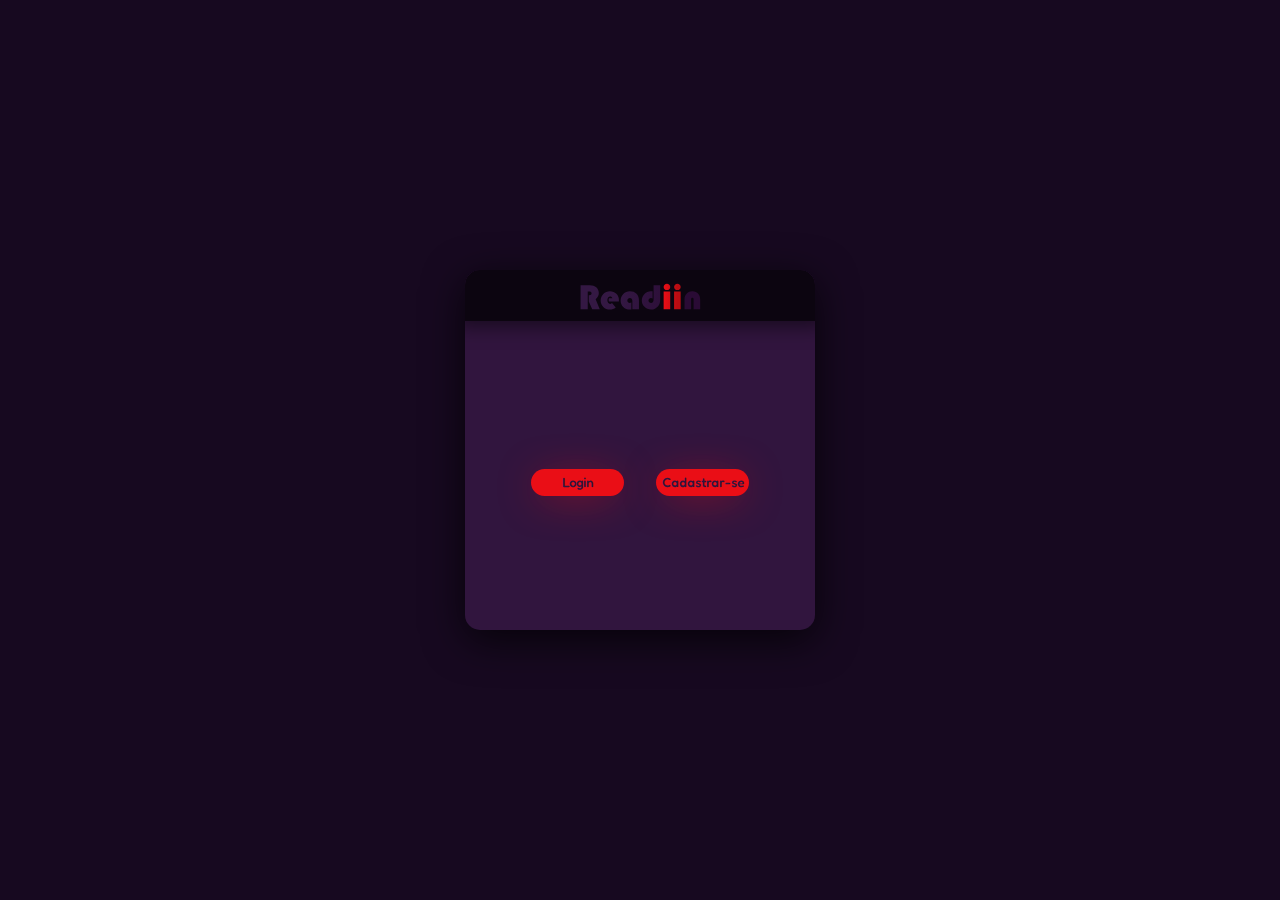
<file: index.html>
<!DOCTYPE html>
<html lang="pt-br">
<head>
    <meta charset="UTF-8">
    <meta name="viewport" content="width=device-width, initial-scale=1.0">
    
    <style>
    @import url('https://fonts.googleapis.com/css2?family=Fredoka:wght@300..700&display=swap');

        * {
            margin: 0;
            padding: 0;
            font-family: "Fredoka", sans-serif;
        }
        
        body {
            background-color: #170920;
            display: flex;
            align-items: center;
            justify-content: center;
            height: 100dvh;
        }
        
        .buttons {
            background-color: #31153E;
            display: flex;
            align-items: center;
            justify-content: flex-start;
            flex-direction: column;
            border-radius: 15px;
            height: 40%;
            width: 350px;
            box-shadow: 0px 10px 40px #000000ba;
            overflow: hidden;
        }

        .buttons img {
            height: 2em;
            width: 100%;
            padding: .6em;
            box-shadow: 0px 5px 20px #00000086;
            background-color: #0c0510;
        }

        .btn {
            height: 100%;
            width: 100%;
            display: flex;
            justify-content: center;
            align-items: center;
            gap: 2em;
        }

        .btn button {
            margin-top: 1em;
            width: 7em;
            height: 2em;
            border: none;
            border-radius: 15px;
            font-weight: 500;
            cursor: pointer;
            background-color: #EA0E16;
            color: #31153E;
            box-shadow: 0px 5px 40px -8px #ea0e15de;
            transition: transform .5s ease;
        }

        .btn button:hover {
            transform: scale(1.08);
        }

    </style>

    <title>Login e Cadastro Readiin</title>
</head>
<body>
    <div class="buttons">
        <img src="images/readiin-logo.svg" alt="">
        <div class="btn">
            <a href="login/login.html"><button class="login">Login</button></a>
            <a href="cadastro/cadastro.html"><button class="cadastro">Cadastrar-se</button></a>
        </div>
    </div>
</body>
</html>
</file>
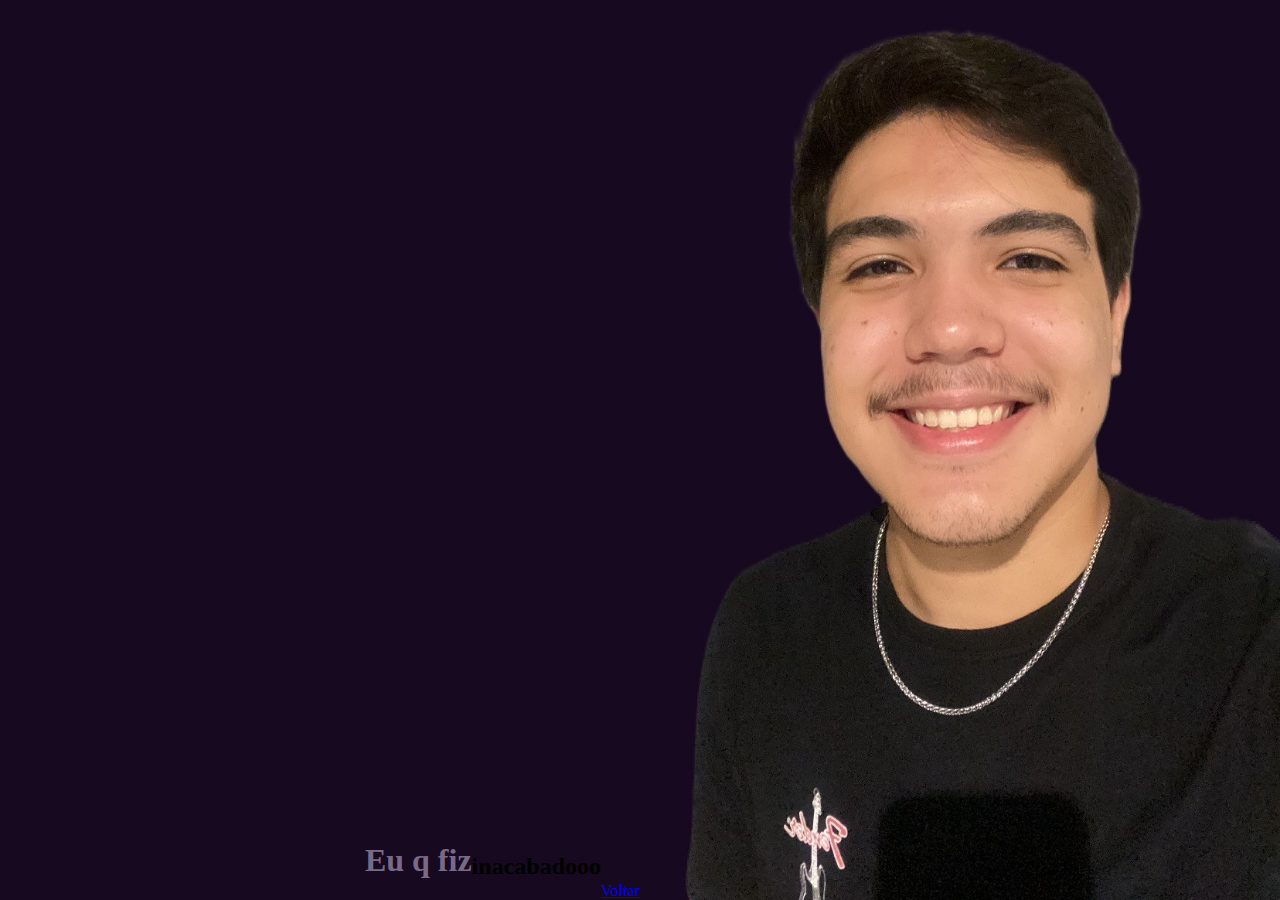
<file: sobre.html>
<!DOCTYPE html>
<html lang="pt-br">
<head>
    <meta charset="UTF-8">
    <meta name="viewport" content="width=device-width, initial-scale=1.0">

    <style>
        body {
            margin: 0;
            padding: 0;
            height: 100dvh;
            background-color: #170920;
        }

        .imagem {
            display: flex;
            justify-content: end;
            align-items: end;
            height: 100%;
        }

        img {
            height: 100%;
        }

        h1 {
            color: #7A6A85;
        }
    </style>
    
    <title>Sobre</title>
</head>
<body>
    <div class="imagem">
        <h1>Eu q fiz</h1>
        <h2>inacabadooo</h2>
        <a href="login/login.html">Voltar</a>
        <img src="images/Foto Perfil.JPG" alt="eu">
    </div>
</body>
</html>
</file>
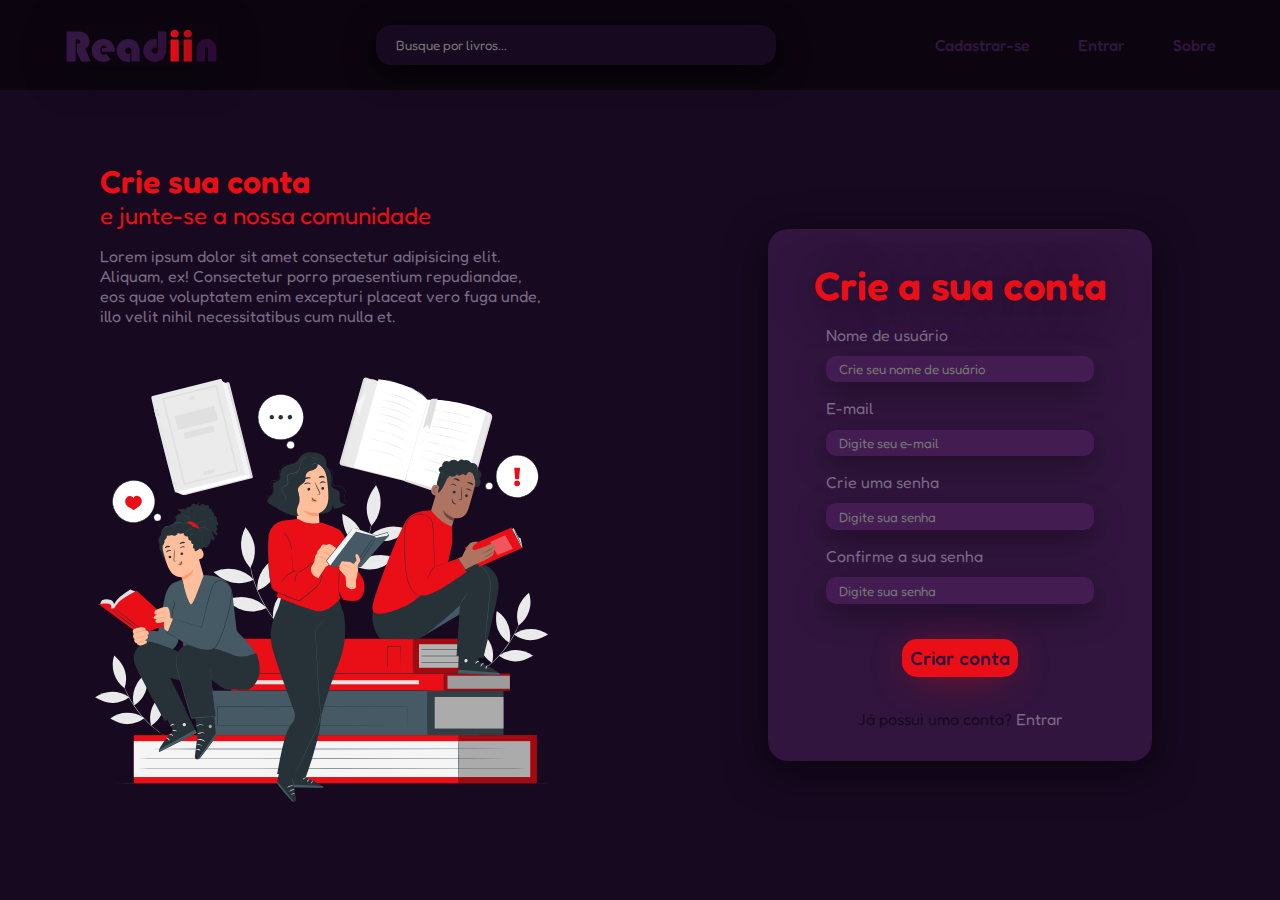
<file: cadastro/cadastro.html>
<!DOCTYPE html>
<html lang="pt-br">
<head>
    <meta charset="UTF-8">
    <meta name="viewport" content="width=device-width, initial-scale=1.0">
    <link rel="stylesheet" href="cadastro.css">
    <link rel="shortcut icon" href="../images/readiinFavicon.svg" type="image/x-icon">
    <title>Criar conta</title>
</head>
<body>

    <header>
        <img src="../images/readiin-logo.svg" alt="Readiin Logo">
        <div class="input-container">
            <input type="text" placeholder="Busque por livros...">
        </div>
        <nav>
            <ul>
                <li><a class="nav-btn" href="../cadastro/cadastro.html">Cadastrar-se</a></li>
                <li><a class="nav-btn" href="../login/login.html">Entrar</a></li>
                <li><a class="nav-btn" href="../sobre.html">Sobre</a></li>
            </ul>
        </nav>
    </header>

    <main>
        <div class="left-div">
            <div class="left-div-txt">
                <h1>Crie sua conta</h1>
                <h2>e junte-se a nossa comunidade</h2>
                <p>Lorem ipsum dolor sit amet consectetur adipisicing elit.<br>Aliquam, ex! Consectetur porro praesentium repudiandae,<br> eos quae voluptatem enim excepturi placeat vero fuga unde,<br> illo velit nihil necessitatibus cum nulla et.</p>
            </div>
            <img src="../images/imagem-cadastro.svg" alt="">
        </div>

        <div class="right-div">
            <div class="cadastro-card">
                <h2>Crie a sua conta</h2>
                <div class="textfield">
                    <label for="usuario">Nome de usuário</label>
                    <input name="usuario" type="text" placeholder="Crie seu nome de usuário">
                </div>
                <div class="textfield">
                    <label for="email">E-mail</label>
                    <input name="email" type="text" placeholder="Digite seu e-mail">
                </div>
                <div class="textfield">
                    <label for="senha">Crie uma senha</label>
                    <input name="senha" type="password" placeholder="Digite sua senha">
                </div>
                <div class="textfield">
                    <label for="senhaConfirm">Confirme a sua senha</label>
                    <input name="senhaConfirm" type="password" placeholder="Digite sua senha">
                </div>
                <button>Criar conta</button>
                <p>Já possui uma conta? <a href="../login/login.html">Entrar</a></p>
            </div>
            </div>
        </div>
    </main>
</body>
</html>
</file>
<file: cadastro/cadastro.css>
@import url('https://fonts.googleapis.com/css2?family=Fredoka:wght@300..700&display=swap');

.Readiin-Color-Palette-v3-1-hex { color: #EA0E16; }
.Readiin-Color-Palette-v3-2-hex { color: #170920; }
.Readiin-Color-Palette-v3-3-hex { color: #31153E; }
.Readiin-Color-Palette-v3-4-hex { color: #431D52; }
.Readiin-Color-Palette-v3-5-hex { color: #7A6A85; }

* {
    margin: 0;
    padding: 0;
    box-sizing: border-box;
    text-decoration: none;
    font-family: "Fredoka", sans-serif;
}

body {
    height: 90dvh;
}

header {
    display: flex;
    align-items: center;
    justify-content: space-between;
    background-color: #0c0510;
    padding: 1em 4em;
    width: 100%; 
    height: 10dvh;
    
}

header img {
    height: 2.5em;
    box-shadow: 0px 8px 40px #00000062;
}

.input-container input {
    height: 3em;
    width: 30em;
    border-radius: 15px;
    padding: 1em 1.5em;
    outline: none;
    border: none;
    background-color: #170920;
    box-shadow: 0px 8px 30px #000000e9;
    color: #e3cdf1;
}

header nav ul {
    display: flex;
    list-style: none;
    gap: 3em;
}

.nav-btn {
    text-decoration: none;
    color: #31153E;
    font-weight: 500;
}

.nav-btn:hover {
    color: #EA0E16;
    transform: scale(1);
}

main {
    display: flex;
    justify-content: center;
    align-items: center;
    height: 90dvh;
    background-color: #170920;
}

.left-div {
    display: flex;
    flex-direction: column;
    align-items: center;
    justify-content: center;
    height: 100%;
    width: 50%;
}

.left-div h1 {
    color: #EA0E16;
    font-weight: 600;
}

.left-div h2 {
    color: #EA0E16;
    font-weight: 400;
}

.left-div p {
    margin-top: 1em;
    color: #7A6A85;
}

.left-div img {
    height: 60%;
    margin-top: 1em;
}

.right-div {
    display: flex;
    align-items: center;
    justify-content: center;
    height: 100%;
    width: 50%;
}

.cadastro-card {  
    width: 60%;
    background-color: #31153E;
    box-shadow: 0px 10px 40px #0000008e;
    border-radius: 20px;
    display: flex;
    flex-direction: column;
    align-items: center;
    justify-content: center;
    gap: 1em;
    padding: 2em 0em;
    overflow: hidden;
    cursor: default;
}

.cadastro-card h2 {
    color: #EA0E16;
    font-weight: 600;
    text-shadow: 0px 4px 40px #00000089;
    font-size: 2.5em;
    margin: 0;
}

.textfield {
    width: 70%;
    display: flex;
    flex-direction: column;
    align-items: flex-start;
    justify-content: center;
}

.textfield input {
    width: 100%;
    height: 2em;
    border: none;
    outline: none;
    border-radius: 10px;
    padding: 1em;
    background-color: #431D52;
    color: #e3cdf1;
    font-size: 10pt;
    font-weight: 400;
    box-shadow: 0px 10px 30px #00000062;
}

.textfield input:focus {
    border: 5px;
    border-width: 5px;
    border-color: #170920;
}

.textfield label {
    color: #7A6A85;
    margin-bottom: .7em;
}

.cadastro-card button {
    margin-top: 1em;
    width: 30%;
    height: 2em;
    border: none;
    border-radius: 15px;
    font-size: 1.2em;
    font-weight: 500;
    cursor: pointer;
    background-color: #EA0E16;
    color: #31153E;
    box-shadow: 0px 5px 40px -12px #ea0e15de;
    transition: transform .5s ease;
}

.cadastro-card button:hover {
    transform: scale(1.08);
}

.cadastro-card p {
    margin-top: 1em;
    color: #170920;
}

.cadastro-card a {
    color: #7A6A85;
}

.cadastro-card a:hover {
    color: #EA0E16;
}
</file>
